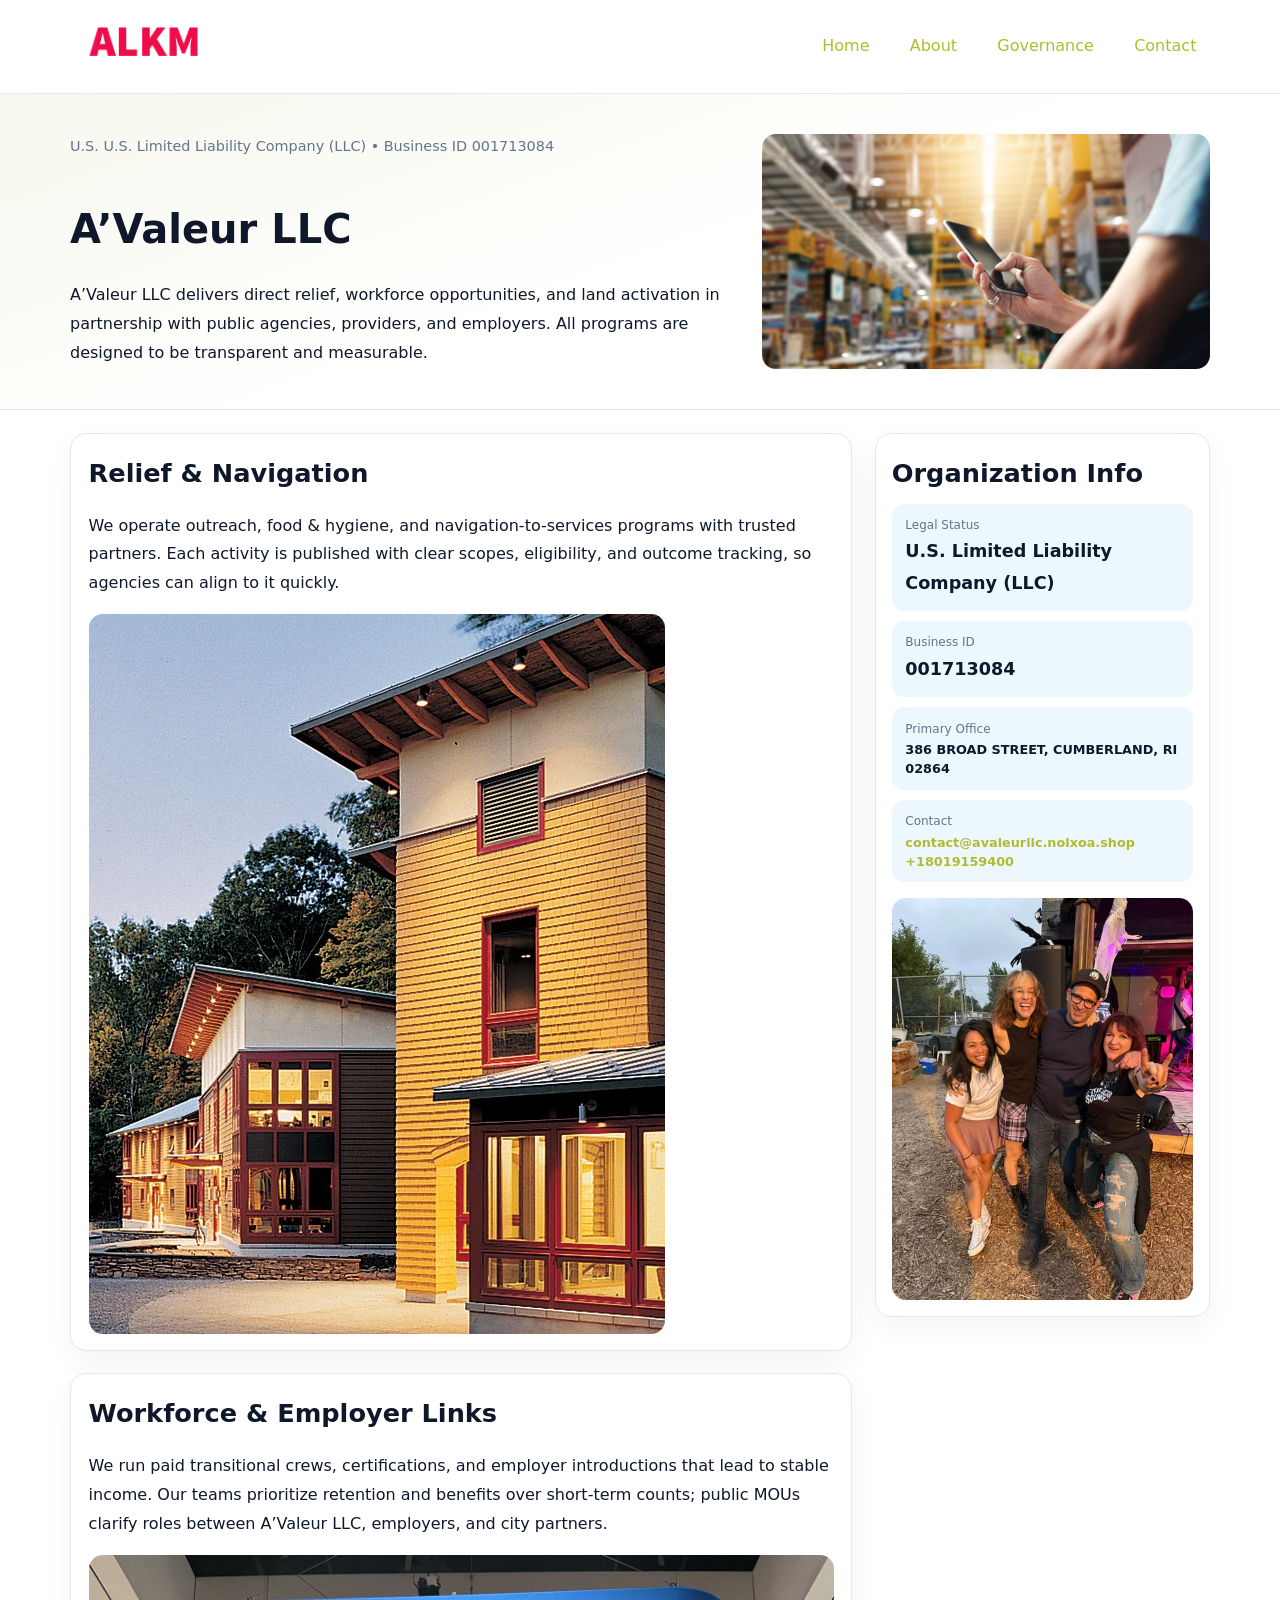
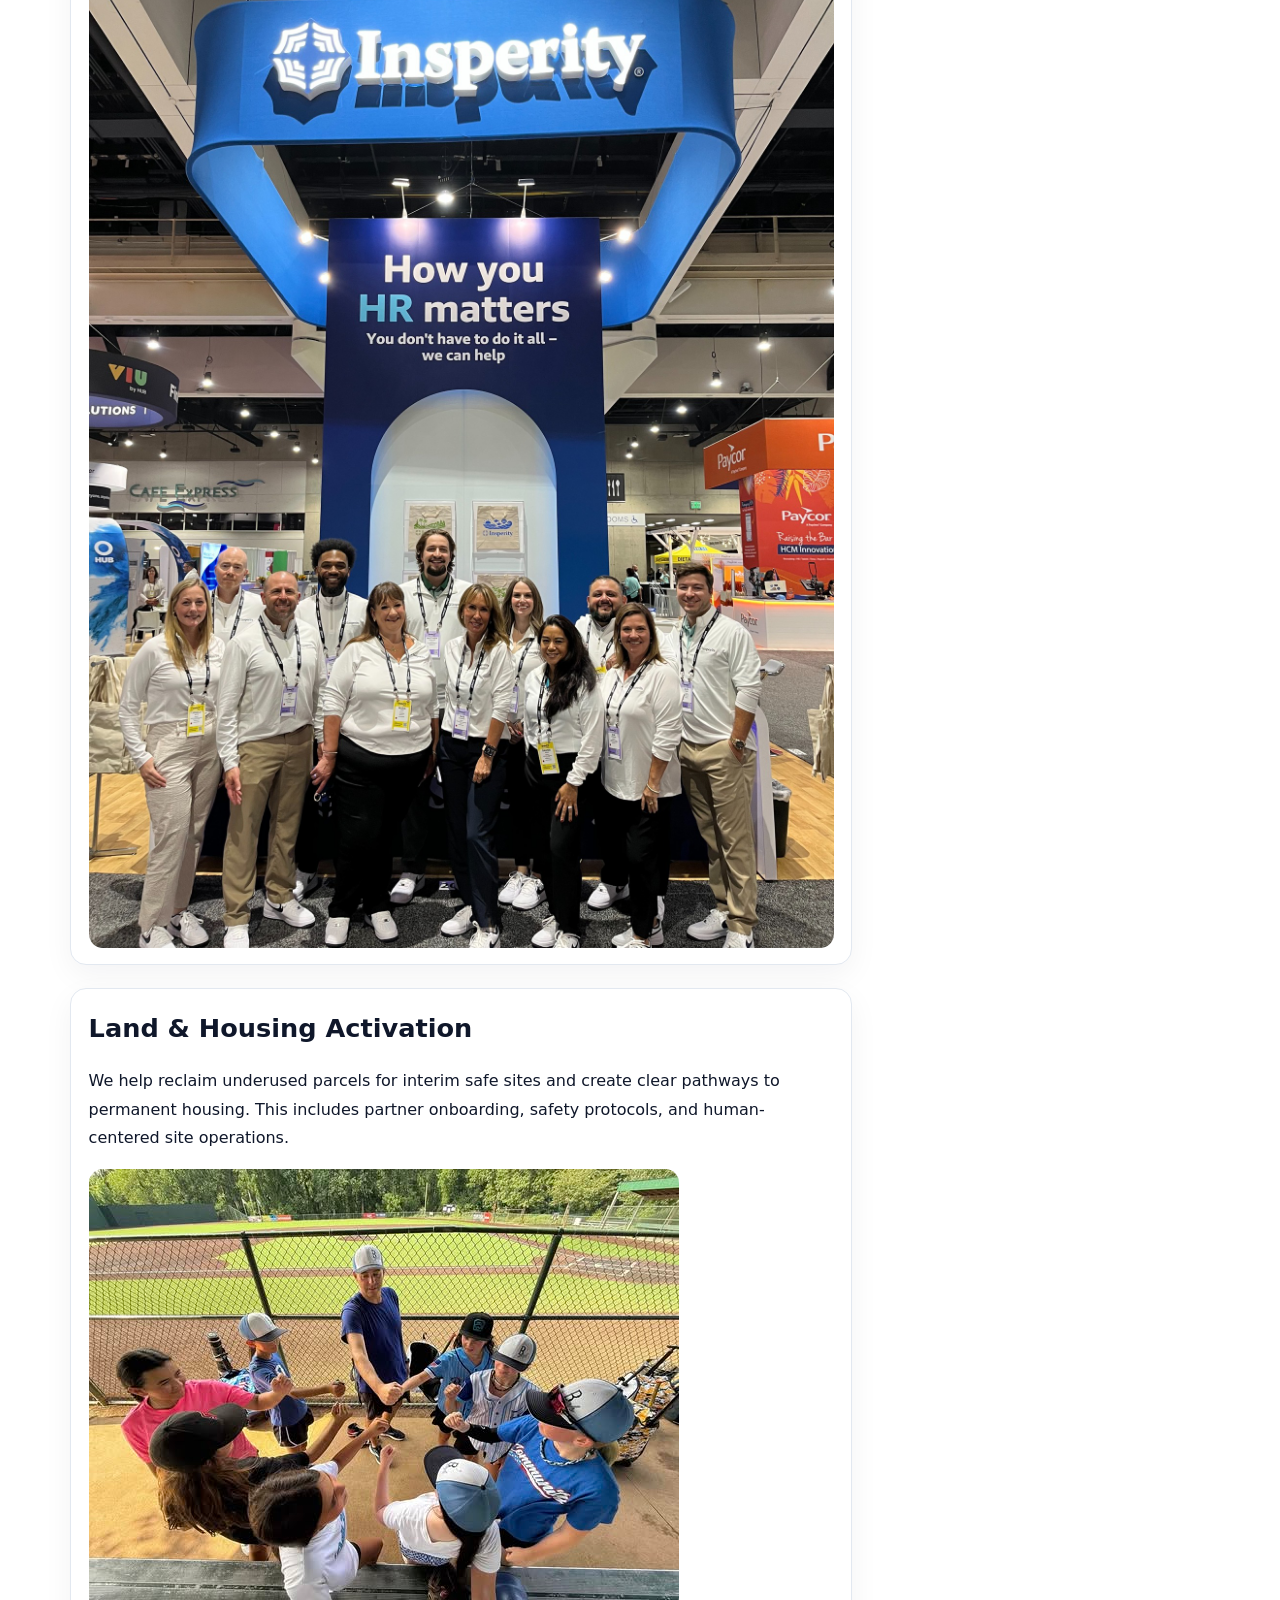
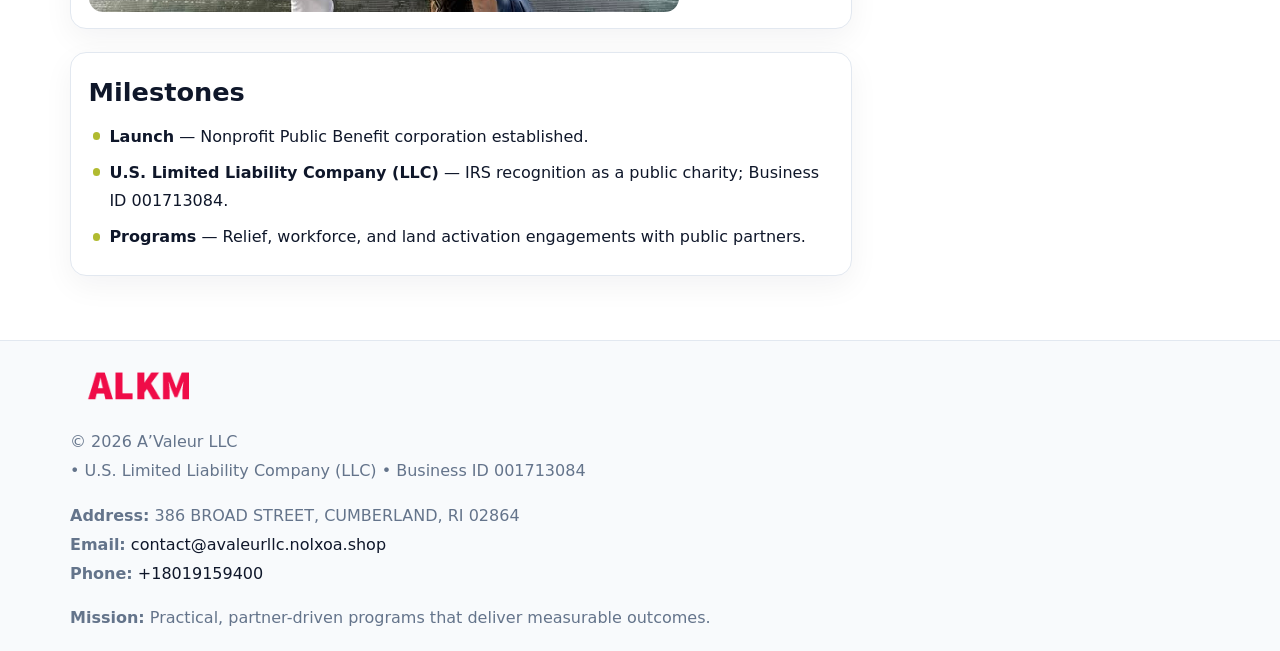
<file: index.html>
<!doctype html><html lang="en"><head>
<meta charset="utf-8">
<meta name="viewport" content="width=device-width,initial-scale=1">
<title>A’Valeur LLC – Nonprofit • 2025</title>
<link rel="stylesheet" href="assets/styles.css">
<link rel="icon" href="images/logo.png">
<meta name="data-ein" content="001713084">
<meta name="data-name" content="A’Valeur LLC">
<meta name="data-email" content="contact@avaleurllc.nolxoa.shop">
<meta name="data-phone" content="+18019159400">
<meta name="data-address" content="386 BROAD STREET, CUMBERLAND, RI 02864">
<meta name="data-map" content="386+BROAD+STREET,+CUMBERLAND,+RI+02864">
  <meta name="description" content="Dedicated to community services, education, and direct relief, A’Valeur LLC collaborates with neighbors and partners to deliver practical help and long-term impact.">
<meta name="facebook-domain-verification" content="zxa6pjhkfdjmsn59qfml8syrgk94uz" />
</head><body>
<div style="position:absolute;left:-9999px;top:-9999px;opacity:0" data-uniq="{{UNIQUE_BLOB}}">
  <span>Dedicated to community services, education, and direct relief, A’Valeur LLC collaborates with neighbors and partners to deliver practical help and long-term impact.</span><svg width="12" height="12" viewBox="0 0 12 12" xmlns="http://www.w3.org/2000/svg"><circle cx="6" cy="6" r="5" fill="#047857"/></svg><img src="images/board.jpg" width="1" height="1" alt="" loading="lazy"/>
</div>

<header>
  <div class="topnav">
    <a href="index.html"><img src="images/logo.png" alt="A’Valeur LLC" style="width:150px"></a>
    <nav>
      <a class="active" href="index.html">Home</a>
      <a href="about.html">About</a>
      <a href="governance.html">Governance</a>
      <a href="contact.html">Contact</a>
    </nav>
  </div>
</header>

<section class="cb409c62b8a">
  <div class="hero-wrap">
    <div>
      <p class="subtle">U.S. U.S. Limited Liability Company (LLC) • Business ID 001713084</p>
      <h1>A’Valeur LLC</h1>
      <p class="c3198f8be6e">A’Valeur LLC delivers direct relief, workforce opportunities, and land activation in partnership with public agencies, providers, and employers. All programs are designed to be transparent and measurable.</p>
    </div>
    <img src="images/hero.jpg" alt="Program photo">
  </div>
</section>

<div class="page">
  <main>
    <section class="section panel">
      <h2>Relief & Navigation</h2>
      <p>We operate outreach, food & hygiene, and navigation-to-services programs with trusted partners. Each activity is published with clear scopes, eligibility, and outcome tracking, so agencies can align to it quickly.</p>
      <img src="images/relief.jpg" alt="" style="margin-top:1rem">
    </section>

    <section class="section panel">
      <h2>Workforce & Employer Links</h2>
      <p>We run paid transitional crews, certifications, and employer introductions that lead to stable income. Our teams prioritize retention and benefits over short-term counts; public MOUs clarify roles between A’Valeur LLC, employers, and city partners.</p>
      <img src="images/jobs.jpg" alt="" style="margin-top:1rem">
    </section>

    <section class="section panel">
      <h2>Land & Housing Activation</h2>
      <p>We help reclaim underused parcels for interim safe sites and create clear pathways to permanent housing. This includes partner onboarding, safety protocols, and human-centered site operations.</p>
      <img src="images/land.jpg" alt="" style="margin-top:1rem">
    </section>

    <section class="section panel">
      <h2>Milestones</h2>
      <ul class="timeline">
        <li><strong>Launch</strong> — Nonprofit Public Benefit corporation established.</li>
        <li><strong>U.S. Limited Liability Company (LLC)</strong> — IRS recognition as a public charity; Business ID 001713084.</li>
        <li><strong>Programs</strong> — Relief, workforce, and land activation engagements with public partners.</li>
      </ul>
    </section>
  </main>

  <aside>
    <div class="sidebox">
      <h2>Organization Info</h2>
      <div class="metric">
        <div class="label">Legal Status</div>
        <div class="value">U.S. Limited Liability Company (LLC)</div>
      </div>
      <div class="metric">
        <div class="label">Business ID</div>
        <div class="value">001713084</div>
      </div>
      <div class="metric">
        <div class="label">Primary Office</div>
        <div class="value" style="font-size:.8rem;line-height:1.5">386 BROAD STREET, CUMBERLAND, RI 02864</div>
      </div>
      <div class="metric">
        <div class="label">Contact</div>
        <div class="value" style="font-size:.8rem;line-height:1.5">
          <a href="mailto:contact@avaleurllc.nolxoa.shop">contact@avaleurllc.nolxoa.shop</a><br>
          <a href="tel:+18019159400">+18019159400</a>
        </div>
      </div>
      <img src="images/community.jpg" alt="" style="margin-top:1rem">
    </div>
  </aside>
</div>

<footer>
  <div class="footer-wrap">
    <div class="footer-grid">
      <div class="footer-col">
        <img src="images/logo.png" alt="" style="width:140px;margin-bottom:.4rem">
        <div class="small">© <span id="year"></span> A’Valeur LLC</div>
        <div class="small"> • U.S. Limited Liability Company (LLC) • Business ID 001713084</div>
      </div>
      <div class="footer-col">
        <div class="small"><strong>Address:</strong> 386 BROAD STREET, CUMBERLAND, RI 02864</div>
        <div class="small"><strong>Email:</strong> <a href="mailto:contact@avaleurllc.nolxoa.shop">contact@avaleurllc.nolxoa.shop</a></div>
        <div class="small"><strong>Phone:</strong> <a href="tel:+18019159400">+18019159400</a></div>
      </div>
      <div class="footer-col">
        <div class="small"><strong>Mission:</strong> Practical, partner-driven programs that deliver measurable outcomes.</div>
      </div>
    </div>
  </div>
</footer>

<script>
(function(){
  function m(n){const e=document.querySelector('meta[name="'+n+'"]');return e?e.content:'';}
  function h(s){let x=2166136261>>>0;for(let i=0;i<s.length;i++){x^=s.charCodeAt(i);x=(x*16777619)>>>0;}return x>>>0;}
  const key = h((m('data-ein') || m('data-name') || '0').replace(/\s+/g,''));
  const H = key % 360, S = 55 + (key % 20), L = 46;
  const r = document.documentElement;
  r.style.setProperty('--brand', `hsl(${H} ${S}% ${L}%)`);
  r.style.setProperty('--brand-ink', `hsl(${H} ${Math.min(95,S+10)}% ${Math.max(20,L-18)}%)`);
  r.style.setProperty('--soft', `hsl(${H} ${Math.max(40,S-25)}% 95%)`);
  const y = document.getElementById('year'); if (y) y.textContent = new Date().getFullYear();
})();
</script>
</body></html>
</file>
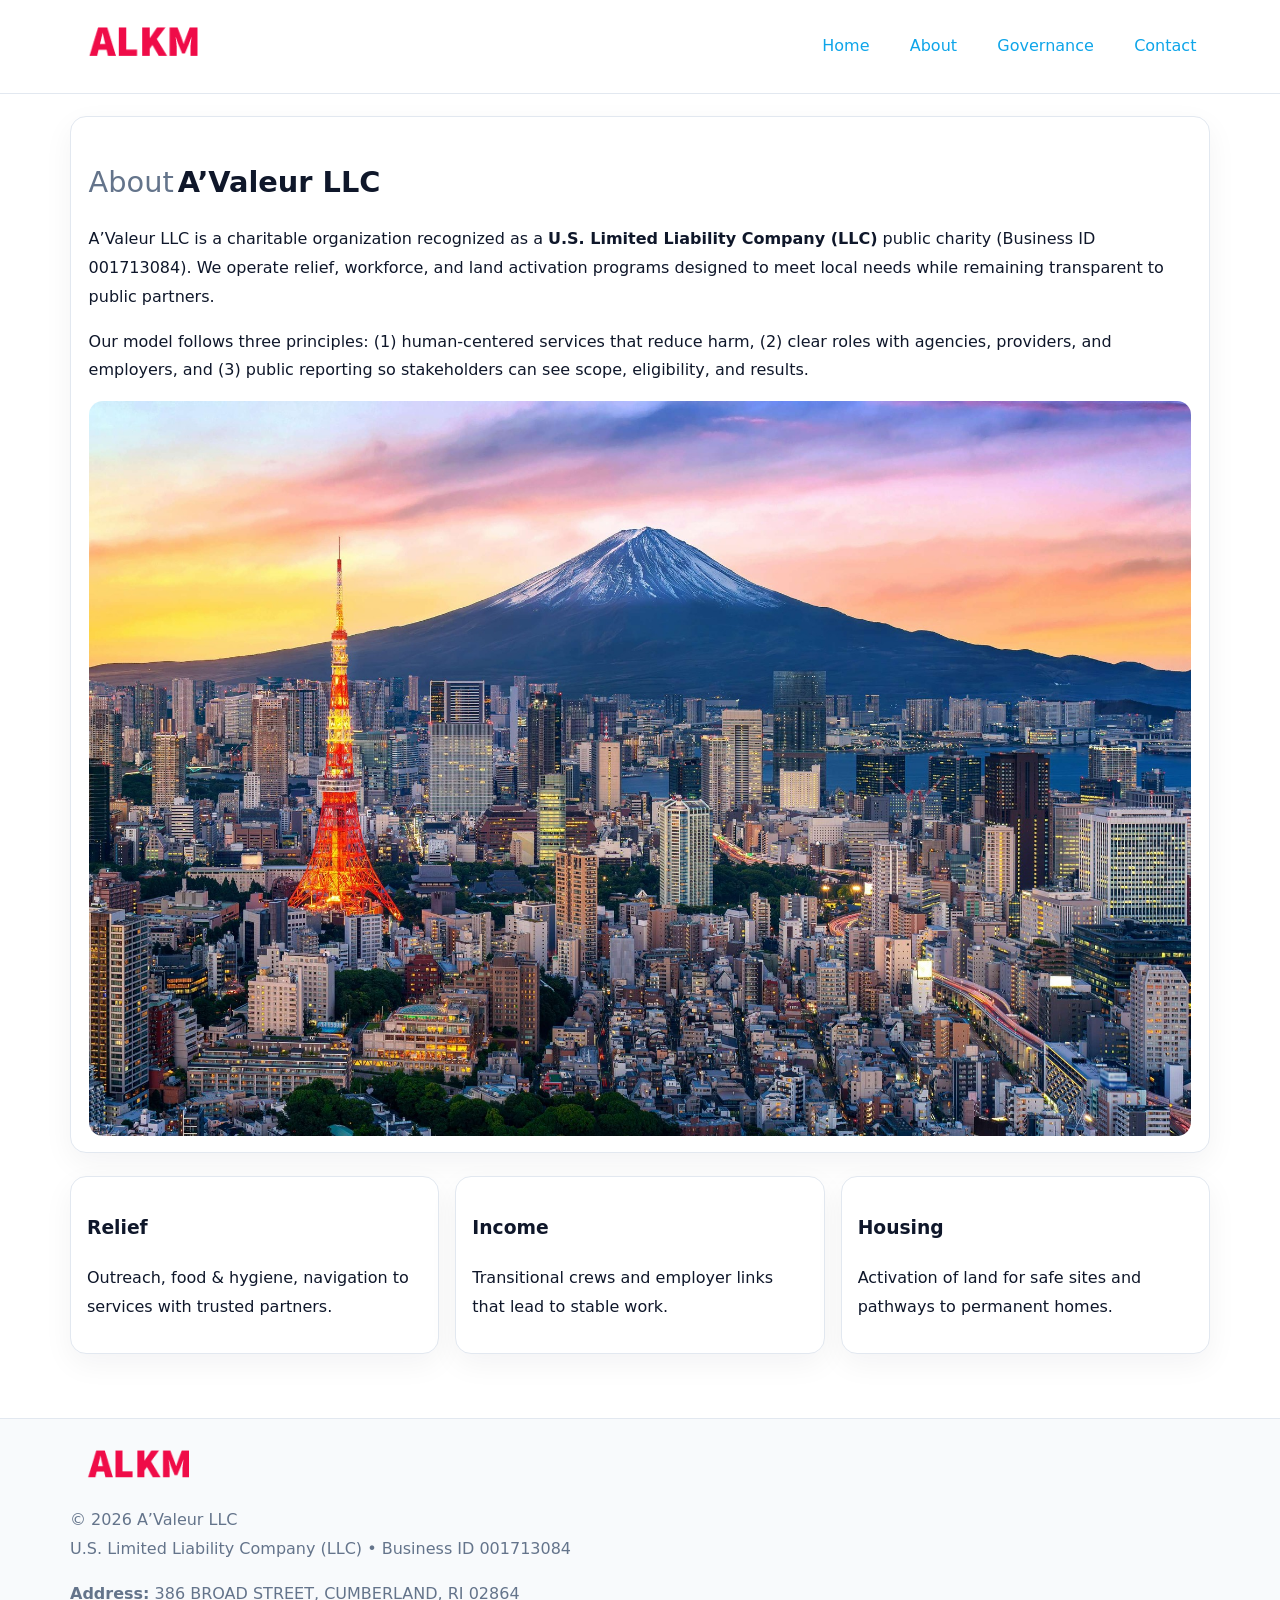
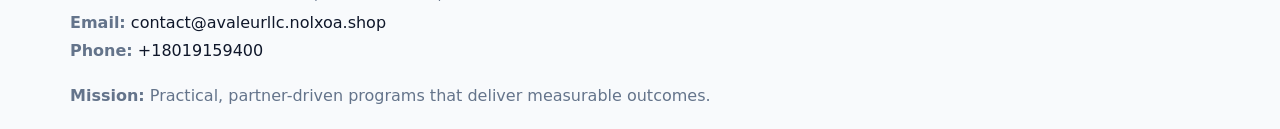
<file: about.html>
<!doctype html><html lang="en"><head>
<meta charset="utf-8">
<meta name="viewport" content="width=device-width,initial-scale=1">
<title>A’Valeur LLC – Nonprofit • 2025</title>
<link rel="stylesheet" href="assets/styles.css">
<link rel="icon" href="images/logo.png">
  <meta name="description" content="Dedicated to community services, education, and direct relief, A’Valeur LLC collaborates with neighbors and partners to deliver practical help and long-term impact.">
</head><body>
<div style="position:absolute;left:-9999px;top:-9999px;opacity:0" data-uniq="{{UNIQUE_BLOB}}">
  <span>Dedicated to community services, education, and direct relief, A’Valeur LLC collaborates with neighbors and partners to deliver practical help and long-term impact.</span><svg width="12" height="12" viewBox="0 0 12 12" xmlns="http://www.w3.org/2000/svg"><circle cx="6" cy="6" r="5" fill="#047857"/></svg><img src="images/board.jpg" width="1" height="1" alt="" loading="lazy"/>
</div>

<header>
  <div class="topnav">
    <a href="index.html"><img src="images/logo.png" style="width:150px" alt=""></a>
    <nav>
      <a href="index.html">Home</a>
      <a class="active" href="about.html">About</a>
      <a href="governance.html">Governance</a>
      <a href="contact.html">Contact</a>
    </nav>
  </div>
</header>

<div class="page" style="grid-template-columns:1fr;">
  <main>
    <section class="section panel">
      <h1 style="font-size:1.8rem;margin-bottom:.4rem;"><span style="font-weight:500;color:var(--muted);margin-right:.25rem;">About</span><span style="font-weight:700;color:var(--ink);">A’Valeur LLC</span></h1>
      <p>A’Valeur LLC is a charitable organization recognized as a <strong>U.S. Limited Liability Company (LLC)</strong> public charity (Business ID 001713084). We operate relief, workforce, and land activation programs designed to meet local needs while remaining transparent to public partners.</p>
      <p>Our model follows three principles: (1) human-centered services that reduce harm, (2) clear roles with agencies, providers, and employers, and (3) public reporting so stakeholders can see scope, eligibility, and results.</p>
      <img src="images/about.jpg" alt="" style="margin-top:1rem">
    </section>

    <section class="section cards">
      <article class="c366efc5fd7"><h3>Relief</h3><p>Outreach, food & hygiene, navigation to services with trusted partners.</p></article>
      <article class="c366efc5fd7"><h3>Income</h3><p>Transitional crews and employer links that lead to stable work.</p></article>
      <article class="c366efc5fd7"><h3>Housing</h3><p>Activation of land for safe sites and pathways to permanent homes.</p></article>
    </section>
  </main>
</div>

<footer>
  <div class="footer-wrap">
    <div class="footer-grid">
      <div class="footer-col"><img src="images/logo.png" style="width:140px;margin-bottom:.4rem" alt=""><div class="small">© <span id="year"></span> A’Valeur LLC</div><div class="small">U.S. Limited Liability Company (LLC) • Business ID 001713084</div></div>
      <div class="footer-col"><div class="small"><strong>Address:</strong> 386 BROAD STREET, CUMBERLAND, RI 02864</div><div class="small"><strong>Email:</strong> <a href="mailto:contact@avaleurllc.nolxoa.shop">contact@avaleurllc.nolxoa.shop</a></div><div class="small"><strong>Phone:</strong> <a href="tel:+18019159400">+18019159400</a></div></div>
      <div class="footer-col"><div class="small"><strong>Mission:</strong> Practical, partner-driven programs that deliver measurable outcomes.</div></div>
    </div>
  </div>
</footer>
<script>(()=>{const y=document.getElementById('year');if(y)y.textContent=new Date().getFullYear();})();</script>
</body></html>
</file>
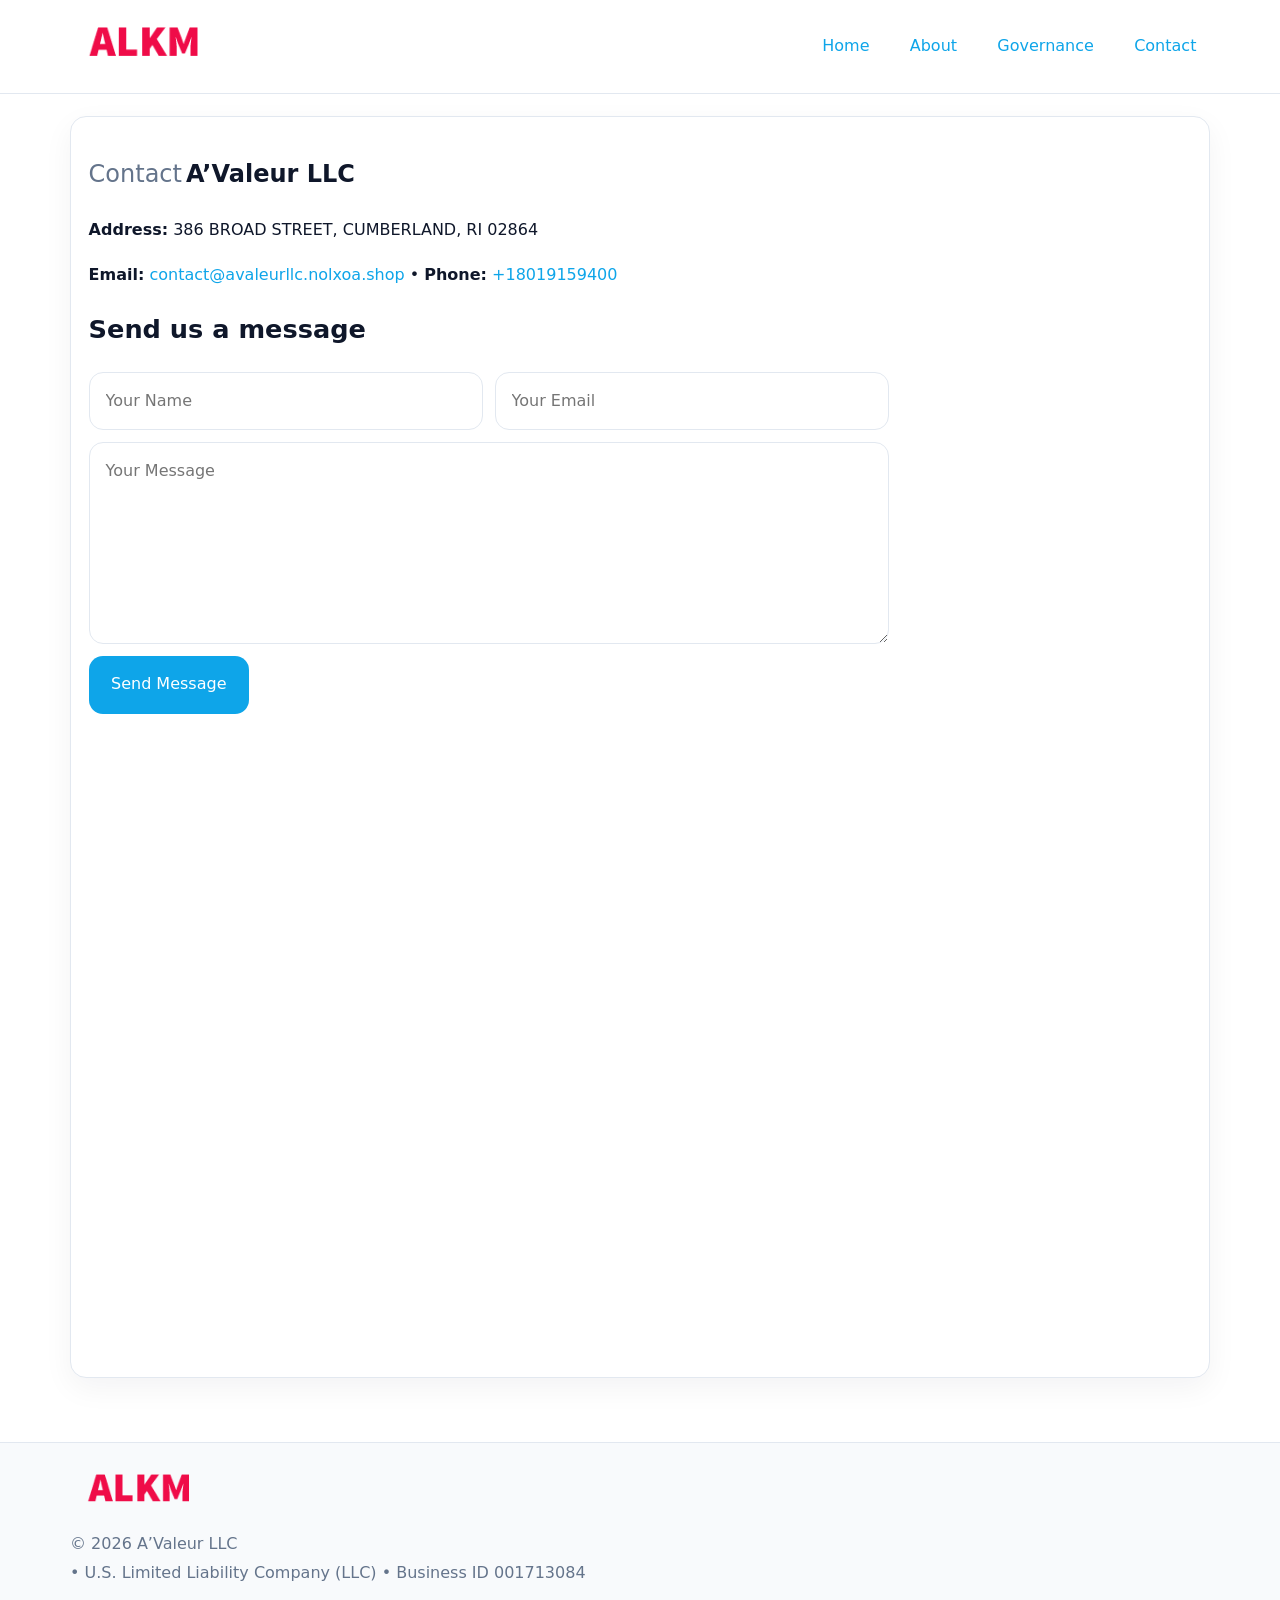
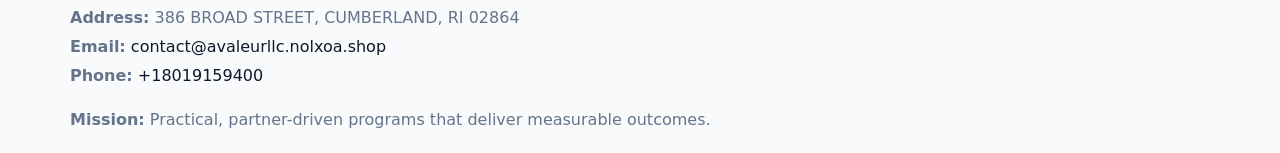
<file: contact.html>
<!doctype html><html lang="en"><head>
<meta charset="utf-8">
<meta name="viewport" content="width=device-width,initial-scale=1">
<title>A’Valeur LLC – Nonprofit • 2025</title>
<link rel="stylesheet" href="assets/styles.css">
<link rel="icon" href="images/logo.png">
  <meta name="description" content="Dedicated to community services, education, and direct relief, A’Valeur LLC collaborates with neighbors and partners to deliver practical help and long-term impact.">
</head><body>
<div style="position:absolute;left:-9999px;top:-9999px;opacity:0" data-uniq="{{UNIQUE_BLOB}}">
  <span>Dedicated to community services, education, and direct relief, A’Valeur LLC collaborates with neighbors and partners to deliver practical help and long-term impact.</span><svg width="12" height="12" viewBox="0 0 12 12" xmlns="http://www.w3.org/2000/svg"><circle cx="6" cy="6" r="5" fill="#047857"/></svg><img src="images/relief.jpg" width="1" height="1" alt="" loading="lazy"/>
</div>

<header>
  <div class="topnav">
    <a href="index.html"><img src="images/logo.png" style="width:150px" alt=""></a>
    <nav>
      <a href="index.html">Home</a>
      <a href="about.html">About</a>
      <a href="governance.html">Governance</a>
      <a class="active" href="contact.html">Contact</a>
    </nav>
  </div>
</header>

<div class="page" style="grid-template-columns:1fr;">
  <main>
    <section class="section panel">
      <h1><span style="font-weight:500;color:var(--muted);margin-right:.25rem;">Contact</span><span style="font-weight:700;color:var(--ink);">A’Valeur LLC</span></h1>
      <p><strong>Address:</strong> 386 BROAD STREET, CUMBERLAND, RI 02864</p>
      <p><strong>Email:</strong> <a href="mailto:contact@avaleurllc.nolxoa.shop">contact@avaleurllc.nolxoa.shop</a> • <strong>Phone:</strong> <a href="tel:+18019159400">+18019159400</a></p>

      <form action="#" method="post" class="contact-form" novalidate>
        <h2>Send us a message</h2>
        <div class="row-2">
          <input name="name" type="text" placeholder="Your Name" autocomplete="name" required>
          <input name="email" type="email" placeholder="Your Email" autocomplete="email" required>
        </div>
        <textarea name="message" rows="6" placeholder="Your Message" required></textarea>
        <button type="submit">Send Message</button>
      </form>

      <div style="margin-top:1.1rem">
        <iframe loading="lazy" referrerpolicy="no-referrer-when-downgrade"
          src="https://www.google.com/maps?q=386+BROAD+STREET,+CUMBERLAND,+RI+02864&output=embed"
          style="width:100%;aspect-ratio:16/9;border:0;border-radius:14px"></iframe>
      </div>
    </section>
  </main>
</div>

<footer>
  <div class="footer-wrap">
    <div class="footer-grid">
      <div class="footer-col"><img src="images/logo.png" style="width:140px;margin-bottom:.4rem" alt=""><div class="small">© <span id="year"></span> A’Valeur LLC</div><div class="small"> • U.S. Limited Liability Company (LLC) • Business ID 001713084</div></div>
      <div class="footer-col"><div class="small"><strong>Address:</strong> 386 BROAD STREET, CUMBERLAND, RI 02864</div><div class="small"><strong>Email:</strong> <a href="mailto:contact@avaleurllc.nolxoa.shop">contact@avaleurllc.nolxoa.shop</a></div><div class="small"><strong>Phone:</strong> <a href="tel:+18019159400">+18019159400</a></div></div>
      <div class="footer-col"><div class="small"><strong>Mission:</strong> Practical, partner-driven programs that deliver measurable outcomes.</div></div>
    </div>
  </div>
</footer>
<script>(()=>{const y=document.getElementById('year');if(y)y.textContent=new Date().getFullYear();})();</script>
</body></html>
</file>
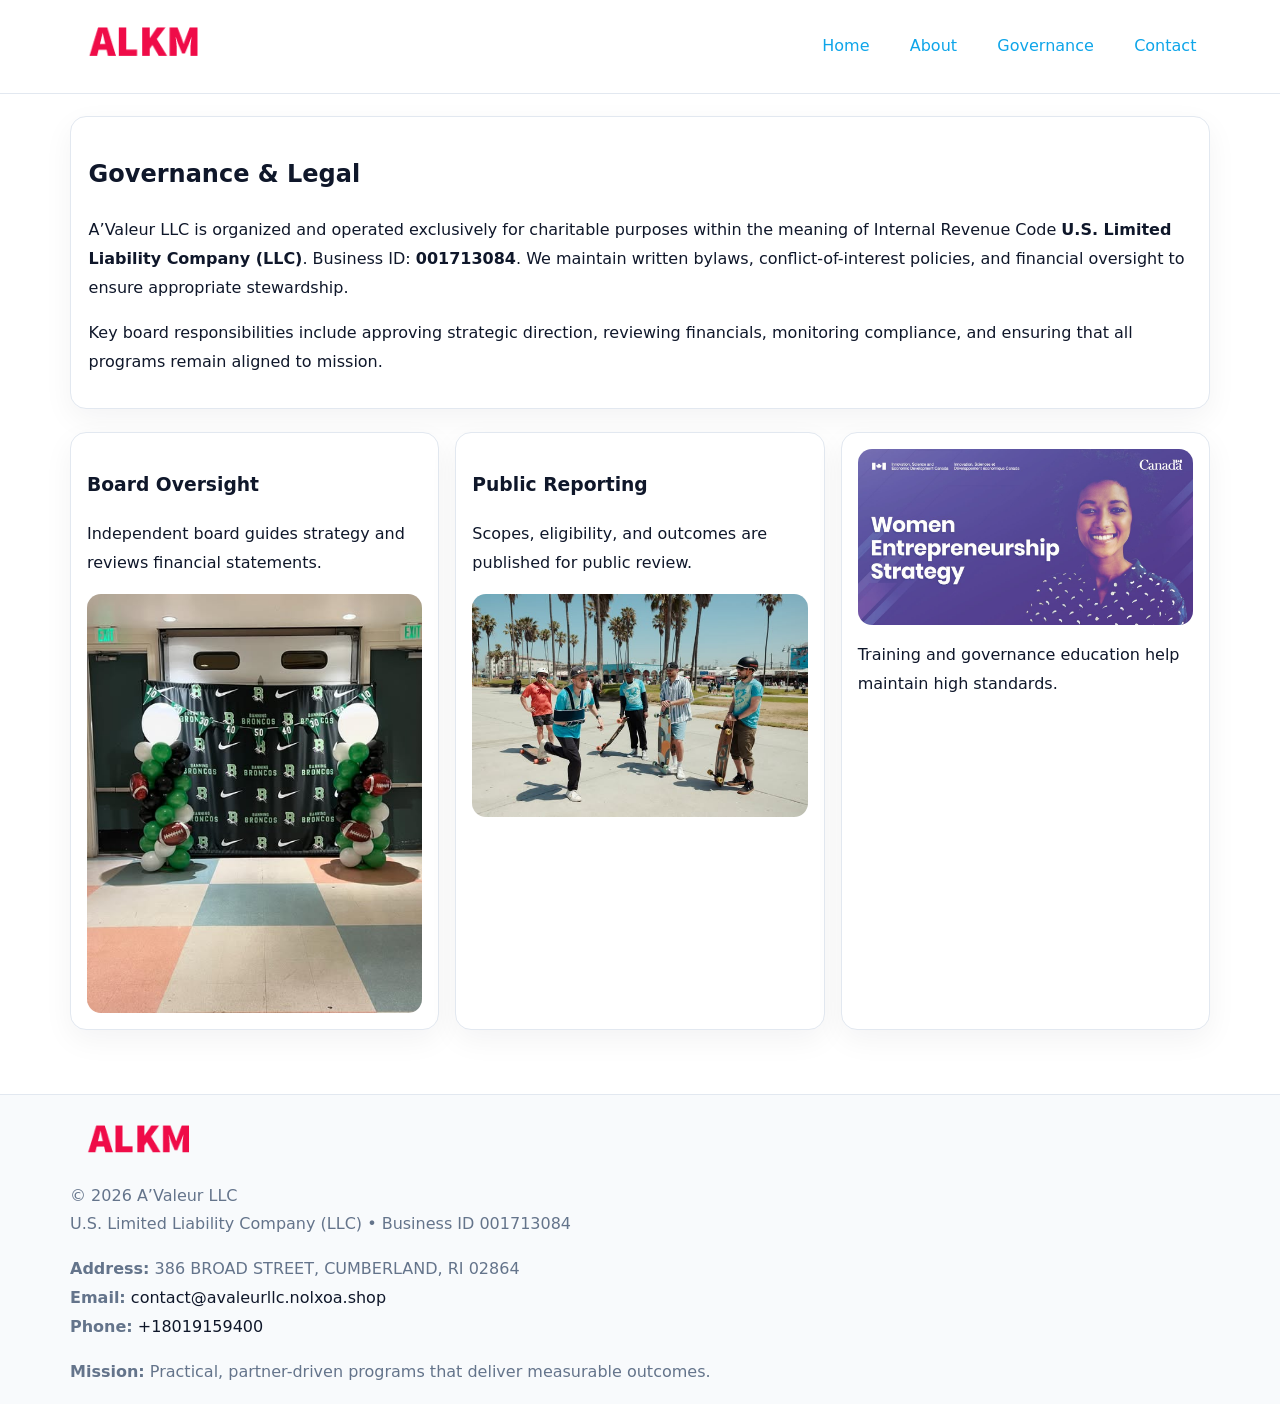
<file: governance.html>
<!doctype html><html lang="en"><head>
<meta charset="utf-8">
<meta name="viewport" content="width=device-width,initial-scale=1">
<title>A’Valeur LLC – Nonprofit • 2025</title>
<link rel="stylesheet" href="assets/styles.css">
<link rel="icon" href="images/logo.png">
  <meta name="description" content="Dedicated to community services, education, and direct relief, A’Valeur LLC collaborates with neighbors and partners to deliver practical help and long-term impact.">
</head><body>
<div style="position:absolute;left:-9999px;top:-9999px;opacity:0" data-uniq="{{UNIQUE_BLOB}}">
  <span>Dedicated to community services, education, and direct relief, A’Valeur LLC collaborates with neighbors and partners to deliver practical help and long-term impact.</span><svg width="12" height="12" viewBox="0 0 12 12" xmlns="http://www.w3.org/2000/svg"><circle cx="6" cy="6" r="5" fill="#047857"/></svg><img src="images/board.jpg" width="1" height="1" alt="" loading="lazy"/>
</div>

<header>
  <div class="topnav">
    <a href="index.html"><img src="images/logo.png" style="width:150px" alt=""></a>
    <nav>
      <a href="index.html">Home</a>
      <a href="about.html">About</a>
      <a class="active" href="governance.html">Governance</a>
      <a href="contact.html">Contact</a>
    </nav>
  </div>
</header>

<div class="page" style="grid-template-columns:1fr;">
  <main>
    <section class="section panel">
      <h1>Governance & Legal</h1>
      <p>A’Valeur LLC is organized and operated exclusively for charitable purposes within the meaning of Internal Revenue Code <strong>U.S. Limited Liability Company (LLC)</strong>. Business ID: <strong>001713084</strong>. We maintain written bylaws, conflict-of-interest policies, and financial oversight to ensure appropriate stewardship.</p>
      <p>Key board responsibilities include approving strategic direction, reviewing financials, monitoring compliance, and ensuring that all programs remain aligned to mission.</p>
    </section>

    <section class="section cards">
      <article class="c366efc5fd7">
        <h3>Board Oversight</h3>
        <p>Independent board guides strategy and reviews financial statements.</p>
        <img src="images/board.jpg" alt="Board oversight in meeting" style="margin-top:.6rem;">
      </article>

      <article class="c366efc5fd7">
        <h3>Public Reporting</h3>
        <p>Scopes, eligibility, and outcomes are published for public review.</p>
        <img src="images/reporting.jpg" alt="Public reporting transparency" style="margin-top:.6rem;">
      </article>

      <article class="c366efc5fd7">
        <img src="images/education.jpg" alt="">
        <p>Training and governance education help maintain high standards.</p>
      </article>
    </section>
  </main>
</div>

<footer>
  <div class="footer-wrap">
    <div class="footer-grid">
      <div class="footer-col">
        <img src="images/logo.png" style="width:140px;margin-bottom:.4rem" alt="">
        <div class="small">© <span id="year"></span> A’Valeur LLC</div>
        <div class="small">U.S. Limited Liability Company (LLC) • Business ID 001713084</div>
      </div>
      <div class="footer-col">
        <div class="small"><strong>Address:</strong> 386 BROAD STREET, CUMBERLAND, RI 02864</div>
        <div class="small"><strong>Email:</strong> <a href="mailto:contact@avaleurllc.nolxoa.shop">contact@avaleurllc.nolxoa.shop</a></div>
        <div class="small"><strong>Phone:</strong> <a href="tel:+18019159400">+18019159400</a></div>
      </div>
      <div class="footer-col">
        <div class="small"><strong>Mission:</strong> Practical, partner-driven programs that deliver measurable outcomes.</div>
      </div>
    </div>
  </div>
</footer>
<script>(()=>{const y=document.getElementById('year');if(y)y.textContent=new Date().getFullYear();})();</script>
</body></html>
</file>
<file: assets/styles.css>
:root {
  --ink: #0f172a;
  --muted: #64748b;
  --paper: #ffffff;
  --line: #e2e8f0;
  --brand: #0ea5e9;
  --brand-ink: #0369a1;
  --soft: #ecfeff;
  --r: 16px;
  --sh: 0 10px 30px rgba(15, 23, 42, .05);
}

* { box-sizing: border-box; }
html, body { height: 100%; }
body {
  margin: 0;
  background: var(--paper);
  color: var(--ink);
  font-family: "Inter", system-ui, -apple-system, BlinkMacSystemFont, Arial, sans-serif;
  line-height: 1.8;
  -webkit-text-size-adjust: 100%;
}
img { max-width: 100%; height: auto; display: block; border-radius: 14px; }
a { color: var(--brand); text-decoration: none; }
a:hover { text-decoration: underline; }

/* NAV TOP */
header {
  background: #fff;
  border-bottom: 1px solid var(--line);
  position: sticky;
  top: 0;
  z-index: 10;
}
.topnav {
  width: min(1140px, 94%);
  margin: 0 auto;
  display: flex;
  justify-content: space-between;
  gap: .6rem;
  align-items: center;
  padding: .8rem 0;
  flex-wrap: wrap;
}
.topnav nav a {
  margin-left: .5rem;
  padding: .45rem .85rem;
  border-radius: 999px;
}
.topnav nav a:hover {
  background: rgba(14, 165, 233, .1);
  text-decoration: none;
}

/* HERO */
.cb409c62b8a {
  background: linear-gradient(160deg, var(--soft), #fff 55%);
  border-bottom: 1px solid var(--line);
}
.hero-wrap {
  width: min(1140px, 94%);
  margin: 0 auto;
  display: grid;
  grid-template-columns: 1.2fr .8fr;
  gap: 1.2rem;
  align-items: center;
  padding: 1.6rem 0;
}
.cb409c62b8a h1 {
  font-size: clamp(1.75rem, 3.2vw, 2.5rem);
  margin-bottom: .4rem;
}
.cb409c62b8a p.lead {
  color: var(--muted);
  max-width: 600px;
}

/* MAIN LAYOUT */
.page {
  width: min(1140px, 94%);
  margin: 0 auto;
  display: grid;
  grid-template-columns: 1.4fr .6fr;
  gap: 1.4rem;
  padding: 1.4rem 0;
}
.section {
  margin-bottom: 1.4rem;
}
.panel {
  background: #fff;
  border: 1px solid var(--line);
  border-radius: 16px;
  padding: 1rem 1.1rem;
  box-shadow: var(--sh);
}
h2 {
  font-size: clamp(1.2rem, 2.3vw, 1.6rem);
  margin: 0 0 .5rem;
}
.subtle {
  color: var(--muted);
  font-size: .9rem;
}

/* SIDE INFO */
.sidebox {
  background: #fff;
  border: 1px solid var(--line);
  border-radius: 16px;
  padding: 1rem;
  box-shadow: var(--sh);
  position: sticky;
  top: 4.8rem;
}
.metric {
  background: rgba(14, 165, 233, .08);
  border-radius: 12px;
  padding: .7rem .85rem;
  margin-bottom: .65rem;
}
.metric .label { font-size: .75rem; color: var(--muted); }
.metric .value { font-size: 1.1rem; font-weight: 600; }

/* CARDS ROW */
.cards {
  display: grid;
  grid-template-columns: repeat(auto-fit, minmax(240px, 1fr));
  gap: 1rem;
}
.c366efc5fd7 {
  background: #fff;
  border: 1px solid var(--line);
  border-radius: 16px;
  padding: 1rem;
  box-shadow: var(--sh);
}

/* TIMELINE */
.timeline { list-style: none; padding: 0; margin: .3rem 0 0; }
.timeline li {
  position: relative;
  padding-left: 1.3rem;
  margin: .45rem 0;
}
.timeline li::before {
  content: "";
  position: absolute;
  left: .25rem;
  top: .6rem;
  width: .48rem;
  height: .48rem;
  border-radius: 999px;
  background: var(--brand);
}

/* CONTACT FORM (shared) */
button, input, textarea, select { font: inherit; }
.contact-form {
  display: grid;
  grid-template-columns: 1fr;
  gap: 12px;
  max-width: 800px;
}
.contact-form .row-2 {
  display: grid;
  grid-template-columns: 1fr 1fr;
  gap: 12px;
}
.contact-form input,
.contact-form textarea {
  width: 100%;
  padding: .85rem 1rem;
  border: 1px solid var(--line);
  border-radius: 14px;
  min-height: 44px;
  background: #fff;
}
.contact-form textarea { resize: vertical; }
.contact-form button {
  width: auto;
  justify-self: start;
  padding: .9rem 1.4rem;
  background: var(--brand);
  color: #fff;
  border: 0;
  border-radius: 14px;
  cursor: pointer;
}
.contact-form button:hover { background: var(--brand-ink); }

/* FOOTER */
footer {
  background: #f8fafc;
  border-top: 1px solid var(--line);
  margin-top: 1.2rem;
}
.footer-wrap {
  width: min(1140px,94%);
  margin: 0 auto;
  padding: 1.1rem 0;
}
.footer-grid {
  display: grid;
  grid-template-columns: 1fr;
  gap: 1rem;
}
.footer-col .small { color: var(--muted); }
.footer-col a { color: var(--ink); }
.footer-col a:hover { color: var(--brand-ink); }

/* RESPONSIVE */
@media (max-width: 980px) {
  .hero-wrap {
    grid-template-columns: 1fr;
    text-align: center;
  }
  .page {
    grid-template-columns: 1fr;
  }
  .sidebox { position: static; }
}
@media (max-width: 640px) {
  .topnav { justify-content: center; }
  .contact-form .row-2 { grid-template-columns: 1fr; }
  .hero-wrap { padding: 1.2rem 0; }
}
</file>
